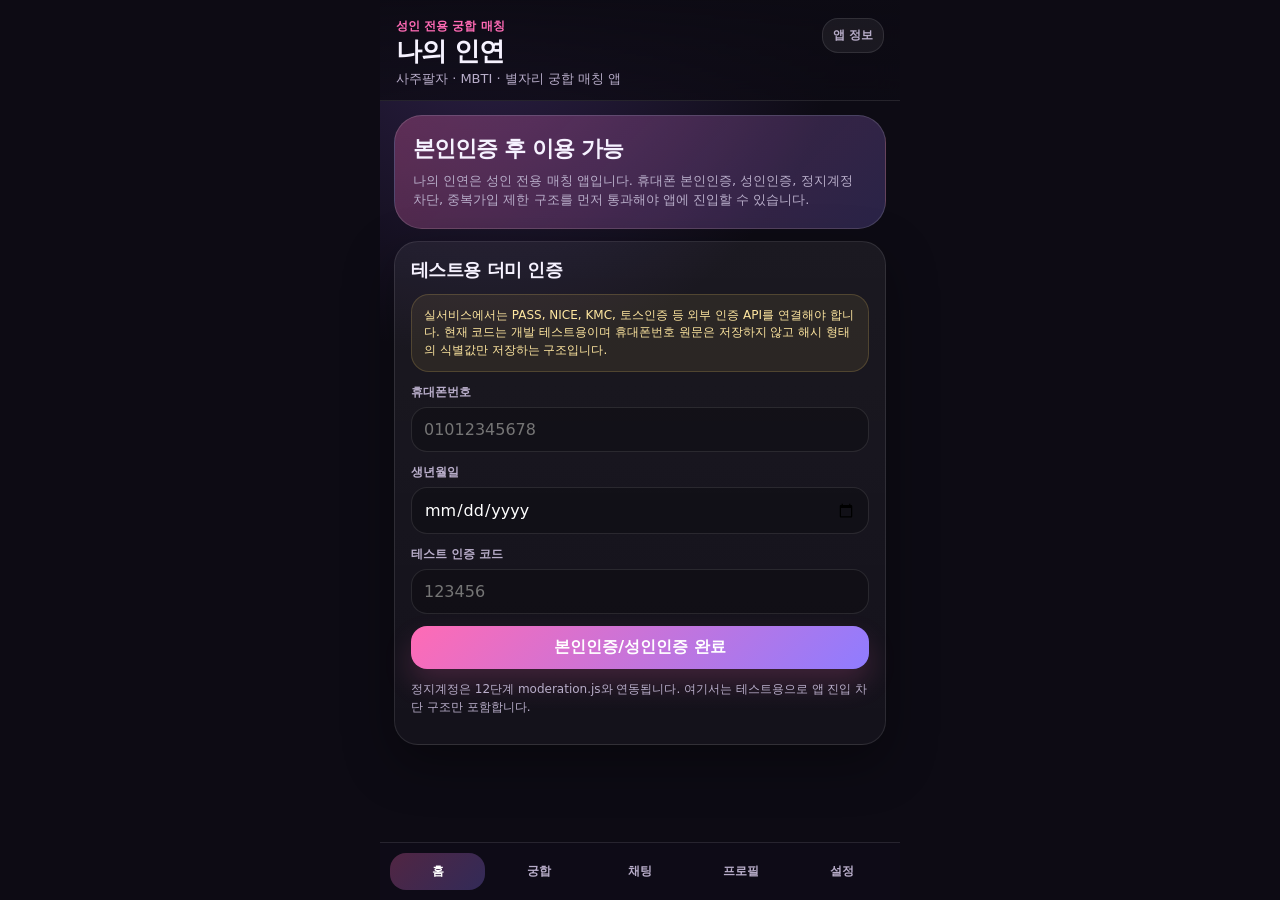
<file: index.html>
<!doctype html>
<html lang="ko">
<head>
  <meta charset="UTF-8" />
  <meta name="viewport" content="width=device-width, initial-scale=1, viewport-fit=cover" />
  <meta name="theme-color" content="#12101d" />
  <title>나의 인연</title>
  <link rel="stylesheet" href="./style.css" />
</head>
<body>
  <div id="app" class="app-shell">
    <header class="app-header">
      <div>
        <p class="eyebrow">성인 전용 궁합 매칭</p>
        <h1 id="appTitle">나의 인연</h1>
        <p class="subtitle">사주팔자 · MBTI · 별자리 궁합 매칭 앱</p>
      </div>
      <button id="adminHiddenEntry" class="ghost-btn" aria-label="관리자 숨김 진입">앱 정보</button>
    </header>

    <main id="screenRoot" class="screen-root"></main>

    <nav class="bottom-nav" aria-label="하단 메뉴">
      <button data-tab="home" class="nav-btn active">홈</button>
      <button data-tab="match" class="nav-btn">궁합</button>
      <button data-tab="chat" class="nav-btn">채팅</button>
      <button data-tab="profile" class="nav-btn">프로필</button>
      <button data-tab="settings" class="nav-btn">설정</button>
    </nav>
  </div>

  <div id="toast" class="toast hidden"></div>

  <script type="module" src="./app.js"></script>
</body>
</html>
</file>
<file: style.css>
:root {
  --bg: #0d0b14;
  --panel: #171326;
  --panel2: #211a35;
  --card: #1b162b;
  --line: rgba(255,255,255,.10);
  --text: #f6f2ff;
  --muted: #b8adc9;
  --accent: #ff6bb5;
  --accent2: #8f7cff;
  --good: #63e6be;
  --warn: #ffd166;
  --bad: #ff6b6b;
  --shadow: 0 18px 50px rgba(0,0,0,.35);
}

* { box-sizing: border-box; }
html, body { margin: 0; min-height: 100%; background: var(--bg); color: var(--text); font-family: system-ui, -apple-system, BlinkMacSystemFont, "Segoe UI", sans-serif; }
body { overflow-x: hidden; }
button, input, select, textarea { font: inherit; }
button { cursor: pointer; border: 0; }
.app-shell { width: min(520px, 100%); min-height: 100svh; margin: 0 auto; background: radial-gradient(circle at 20% 0%, #2d2047 0, transparent 36%), var(--bg); padding-bottom: 86px; position: relative; }
.app-header { position: sticky; top: 0; z-index: 10; padding: 18px 16px 12px; display: flex; align-items: flex-start; justify-content: space-between; gap: 12px; background: linear-gradient(180deg, rgba(13,11,20,.98), rgba(13,11,20,.78)); backdrop-filter: blur(14px); border-bottom: 1px solid var(--line); }
.eyebrow { margin: 0 0 3px; color: var(--accent); font-size: 12px; font-weight: 800; }
h1 { margin: 0; font-size: 26px; line-height: 1.05; letter-spacing: -0.04em; }
.subtitle { margin: 5px 0 0; font-size: 13px; color: var(--muted); }
.screen-root { padding: 14px 14px 22px; }
.bottom-nav { position: fixed; left: 50%; bottom: 0; transform: translateX(-50%); z-index: 20; width: min(520px, 100%); display: grid; grid-template-columns: repeat(5, 1fr); gap: 6px; padding: 10px 10px calc(10px + env(safe-area-inset-bottom)); background: rgba(15,12,24,.96); border-top: 1px solid var(--line); backdrop-filter: blur(16px); }
.nav-btn { color: var(--muted); background: transparent; padding: 10px 5px; border-radius: 16px; font-weight: 800; font-size: 12px; }
.nav-btn.active { color: #fff; background: linear-gradient(135deg, rgba(255,107,181,.28), rgba(143,124,255,.28)); }
.card { background: linear-gradient(180deg, rgba(255,255,255,.06), rgba(255,255,255,.03)); border: 1px solid var(--line); border-radius: 24px; padding: 16px; box-shadow: var(--shadow); margin-bottom: 12px; }
.card.flat { box-shadow: none; background: rgba(255,255,255,.045); }
.row { display: flex; align-items: center; justify-content: space-between; gap: 10px; }
.grid2 { display: grid; grid-template-columns: 1fr 1fr; gap: 10px; }
.grid3 { display: grid; grid-template-columns: repeat(3, 1fr); gap: 8px; }
.hero { padding: 18px; border-radius: 28px; background: linear-gradient(135deg, rgba(255,107,181,.28), rgba(143,124,255,.22)); border: 1px solid rgba(255,255,255,.14); margin-bottom: 12px; }
.hero h2 { margin: 0 0 8px; font-size: 22px; letter-spacing: -0.04em; }
.hero p { margin: 0; color: var(--muted); font-size: 13px; line-height: 1.45; }
.badge { display: inline-flex; align-items: center; gap: 5px; padding: 6px 9px; border-radius: 999px; background: rgba(255,255,255,.08); border: 1px solid var(--line); font-size: 11px; font-weight: 800; color: #fff; }
.badge.good { background: rgba(99,230,190,.13); color: var(--good); }
.badge.warn { background: rgba(255,209,102,.13); color: var(--warn); }
.badge.bad { background: rgba(255,107,107,.13); color: var(--bad); }
.ad-box { min-height: 74px; border-radius: 20px; border: 1px dashed rgba(255,255,255,.22); color: var(--muted); display: grid; place-items: center; background: rgba(255,255,255,.035); font-size: 13px; margin: 12px 0; }
.primary-btn, .secondary-btn, .ghost-btn, .danger-btn { border-radius: 16px; padding: 11px 13px; font-weight: 900; color: #fff; }
.primary-btn { width: 100%; background: linear-gradient(135deg, var(--accent), var(--accent2)); box-shadow: 0 14px 28px rgba(255,107,181,.18); }
.secondary-btn { background: rgba(255,255,255,.10); border: 1px solid var(--line); }
.ghost-btn { background: rgba(255,255,255,.06); border: 1px solid var(--line); color: var(--muted); font-size: 12px; padding: 8px 10px; }
.danger-btn { background: rgba(255,107,107,.18); color: #ffd8d8; border: 1px solid rgba(255,107,107,.28); }
.input, select, textarea { width: 100%; color: #fff; background: rgba(0,0,0,.22); border: 1px solid var(--line); border-radius: 16px; padding: 12px; outline: none; }
label { display: block; font-size: 12px; color: var(--muted); font-weight: 800; margin: 12px 0 6px; }
.small { font-size: 12px; color: var(--muted); line-height: 1.45; }
.title { margin: 0 0 10px; font-size: 18px; letter-spacing: -0.03em; }
.profile-photo { width: 64px; height: 64px; border-radius: 22px; object-fit: cover; background: var(--panel2); border: 1px solid var(--line); }
.match-card { display: flex; gap: 12px; align-items: center; }
.score { font-size: 28px; font-weight: 950; letter-spacing: -0.04em; }
.score small { font-size: 13px; color: var(--muted); }
.progress { height: 9px; background: rgba(255,255,255,.08); border-radius: 99px; overflow: hidden; }
.progress > i { display: block; height: 100%; border-radius: 99px; background: linear-gradient(90deg, var(--accent), var(--accent2)); }
.chat-bubble { max-width: 84%; padding: 11px 13px; border-radius: 18px; background: rgba(255,255,255,.10); margin: 8px 0; line-height: 1.45; font-size: 14px; }
.chat-bubble.me { margin-left: auto; background: linear-gradient(135deg, rgba(255,107,181,.42), rgba(143,124,255,.35)); }
.chat-list-item { display: flex; gap: 12px; align-items: center; padding: 12px; border-radius: 20px; background: rgba(255,255,255,.045); border: 1px solid var(--line); margin-bottom: 9px; }
.hidden { display: none !important; }
.toast { position: fixed; left: 50%; bottom: 90px; transform: translateX(-50%); z-index: 100; width: min(460px, calc(100% - 28px)); padding: 13px 14px; background: rgba(30,25,45,.96); color: #fff; border: 1px solid var(--line); border-radius: 18px; box-shadow: var(--shadow); font-size: 13px; }
.kv { display: grid; grid-template-columns: 92px 1fr; gap: 8px; font-size: 13px; padding: 8px 0; border-bottom: 1px solid rgba(255,255,255,.06); }
.kv span:first-child { color: var(--muted); }
.notice { padding: 12px; border-radius: 18px; background: rgba(255,209,102,.08); border: 1px solid rgba(255,209,102,.18); color: #ffe7a0; font-size: 12px; line-height: 1.45; }
@media (max-width: 360px) {
  h1 { font-size: 23px; }
  .screen-root { padding: 12px 10px 20px; }
  .card { padding: 13px; border-radius: 20px; }
}
</file>
